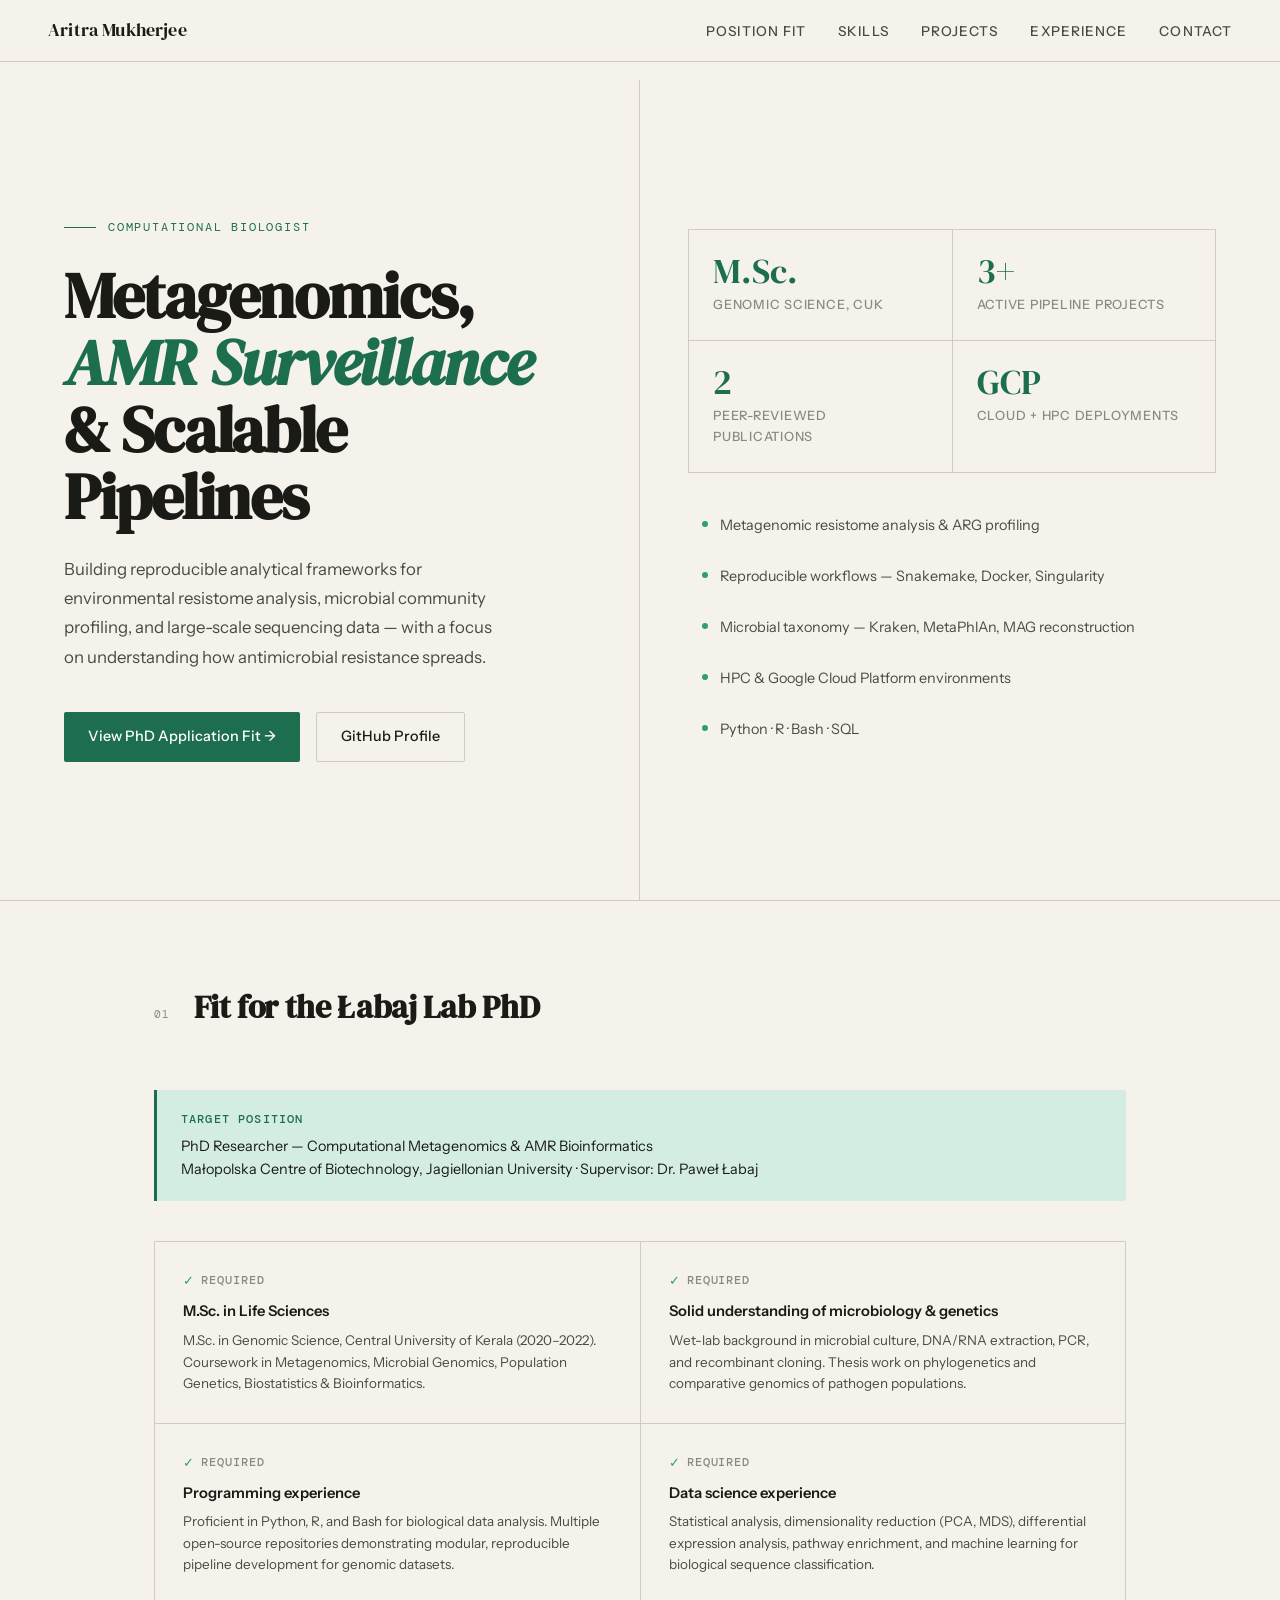
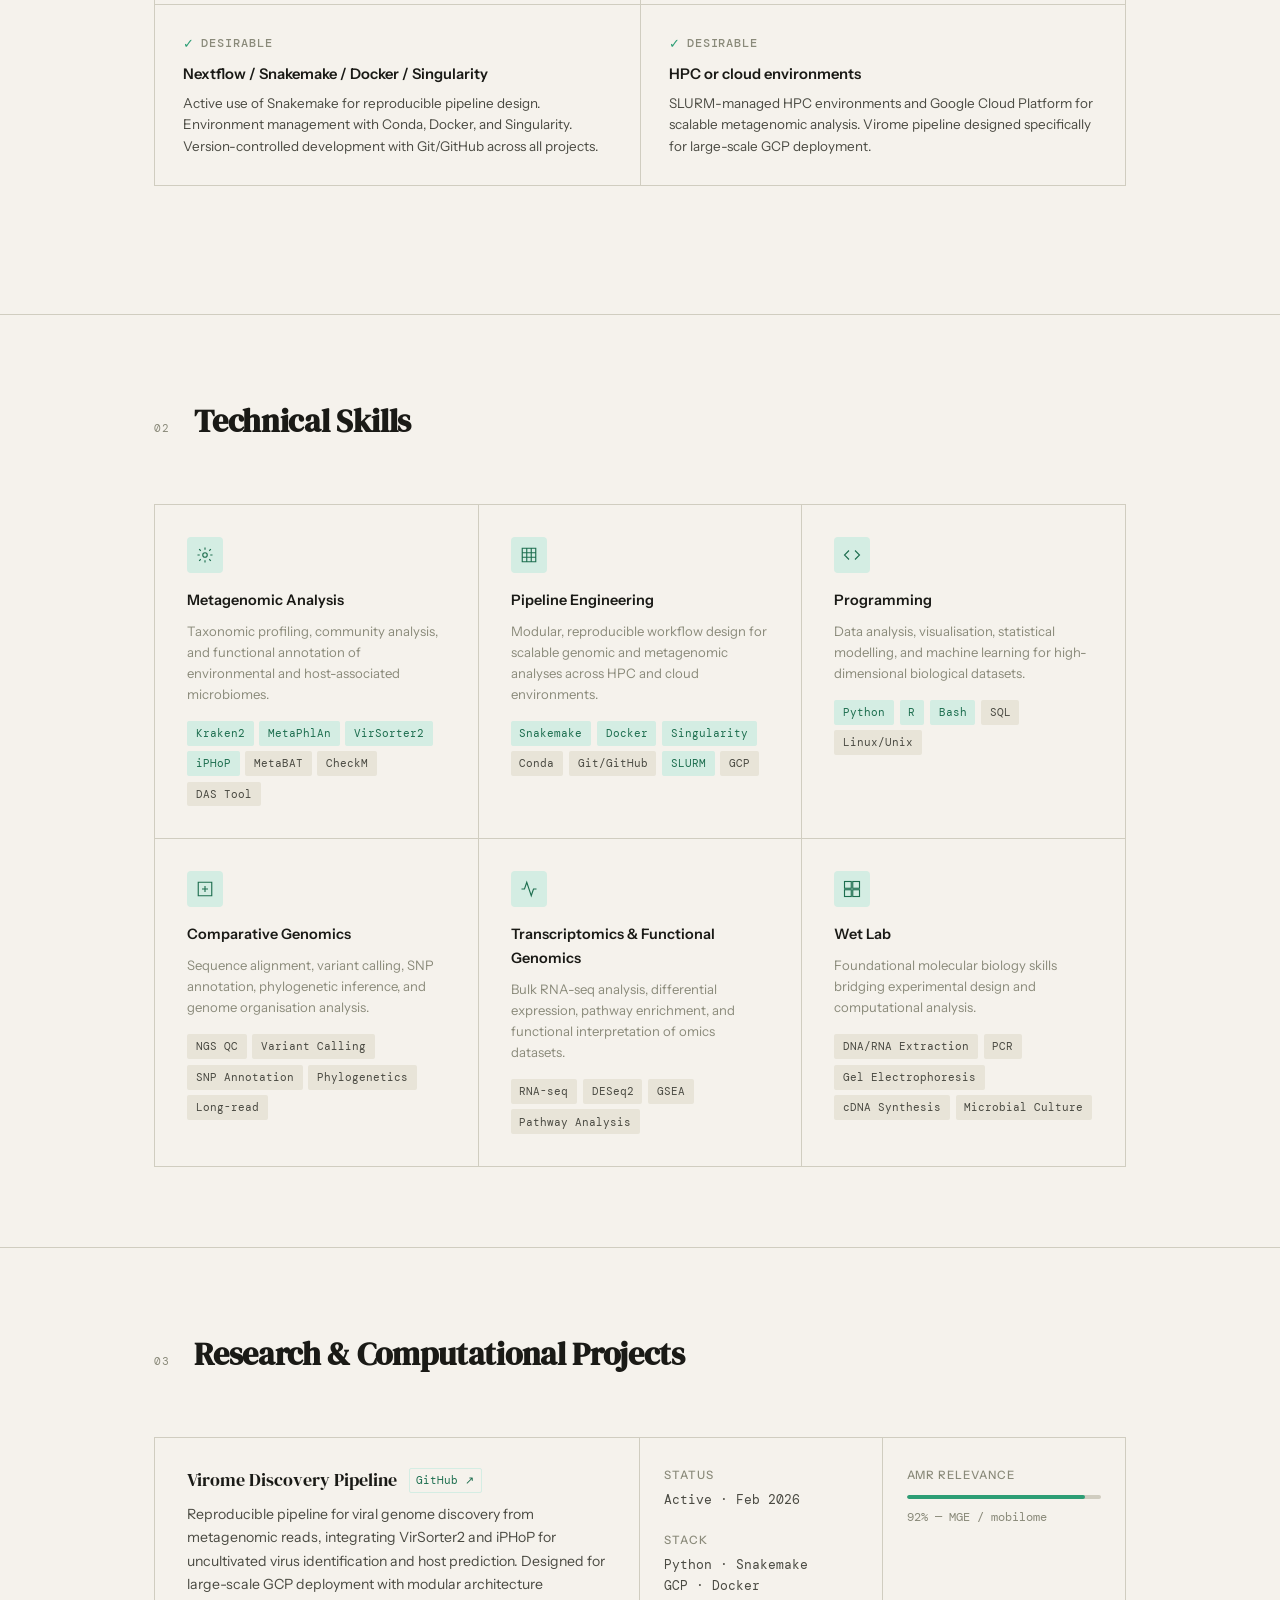
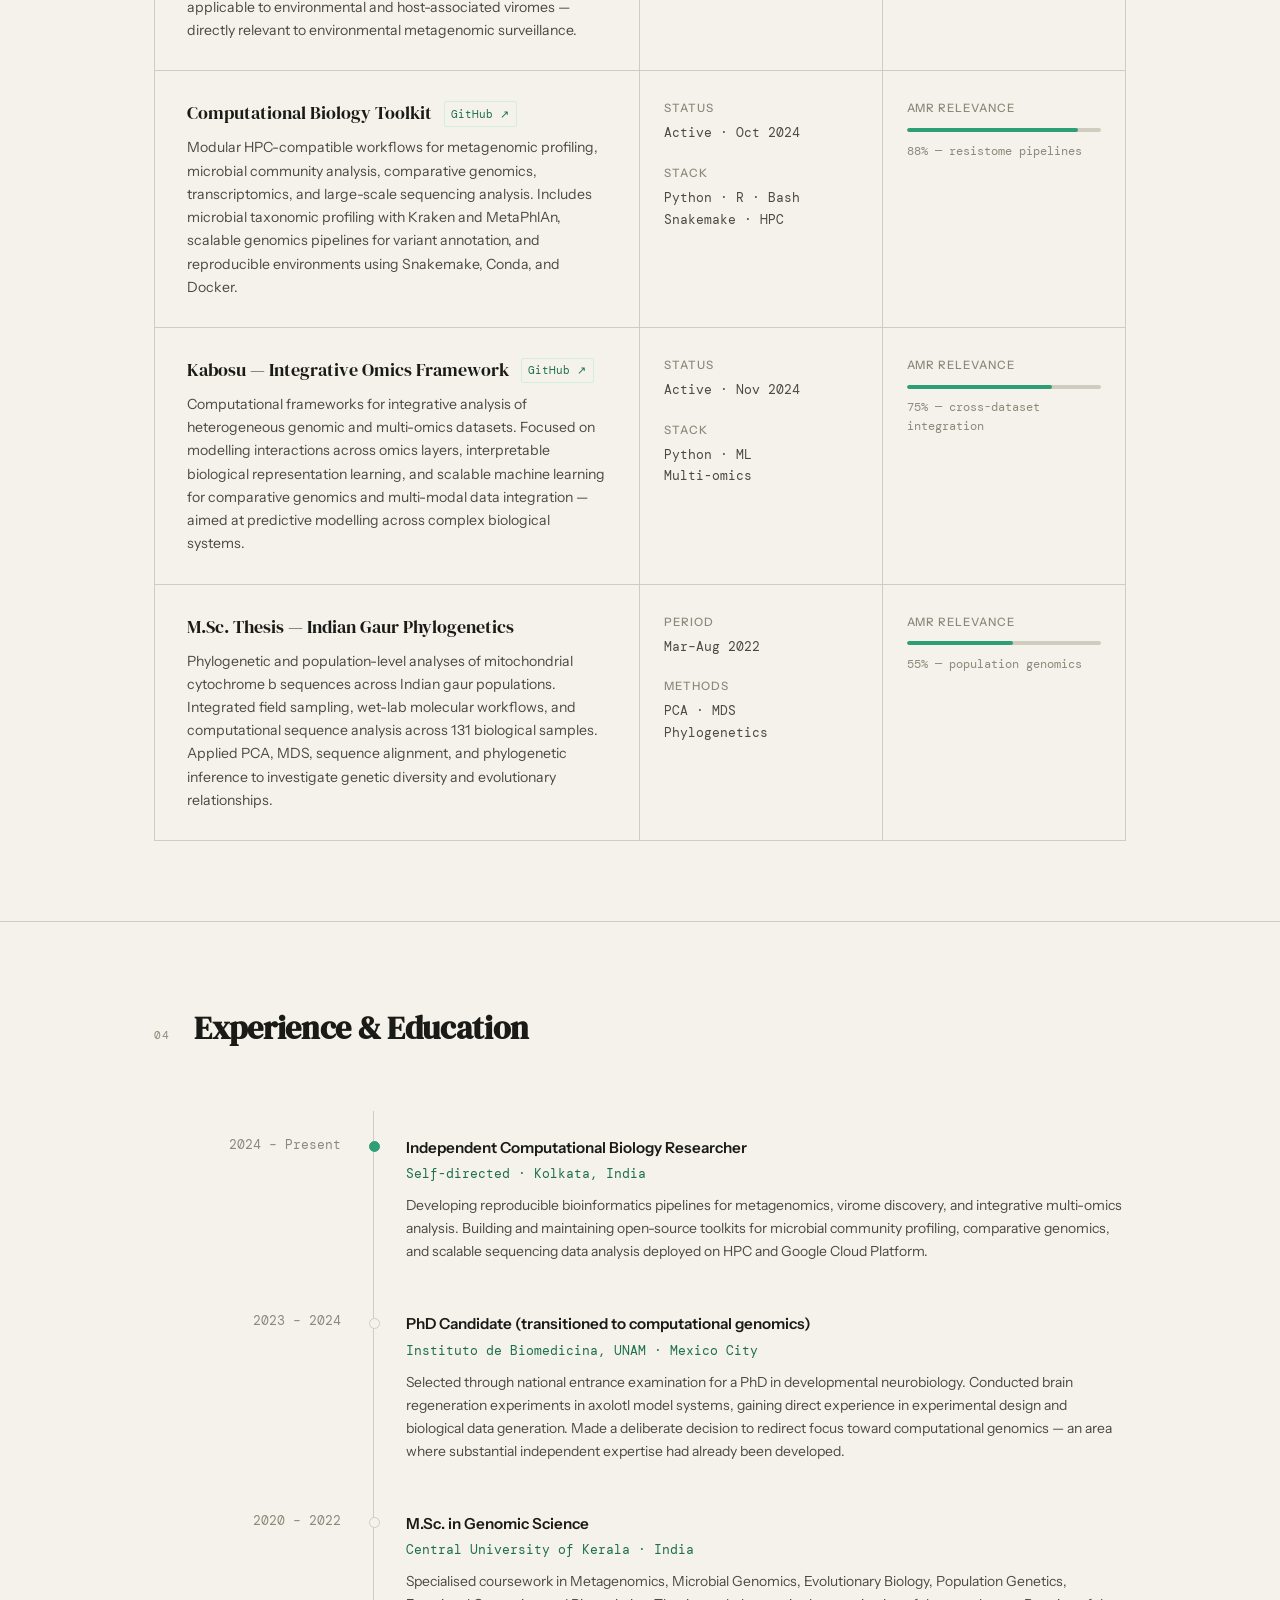
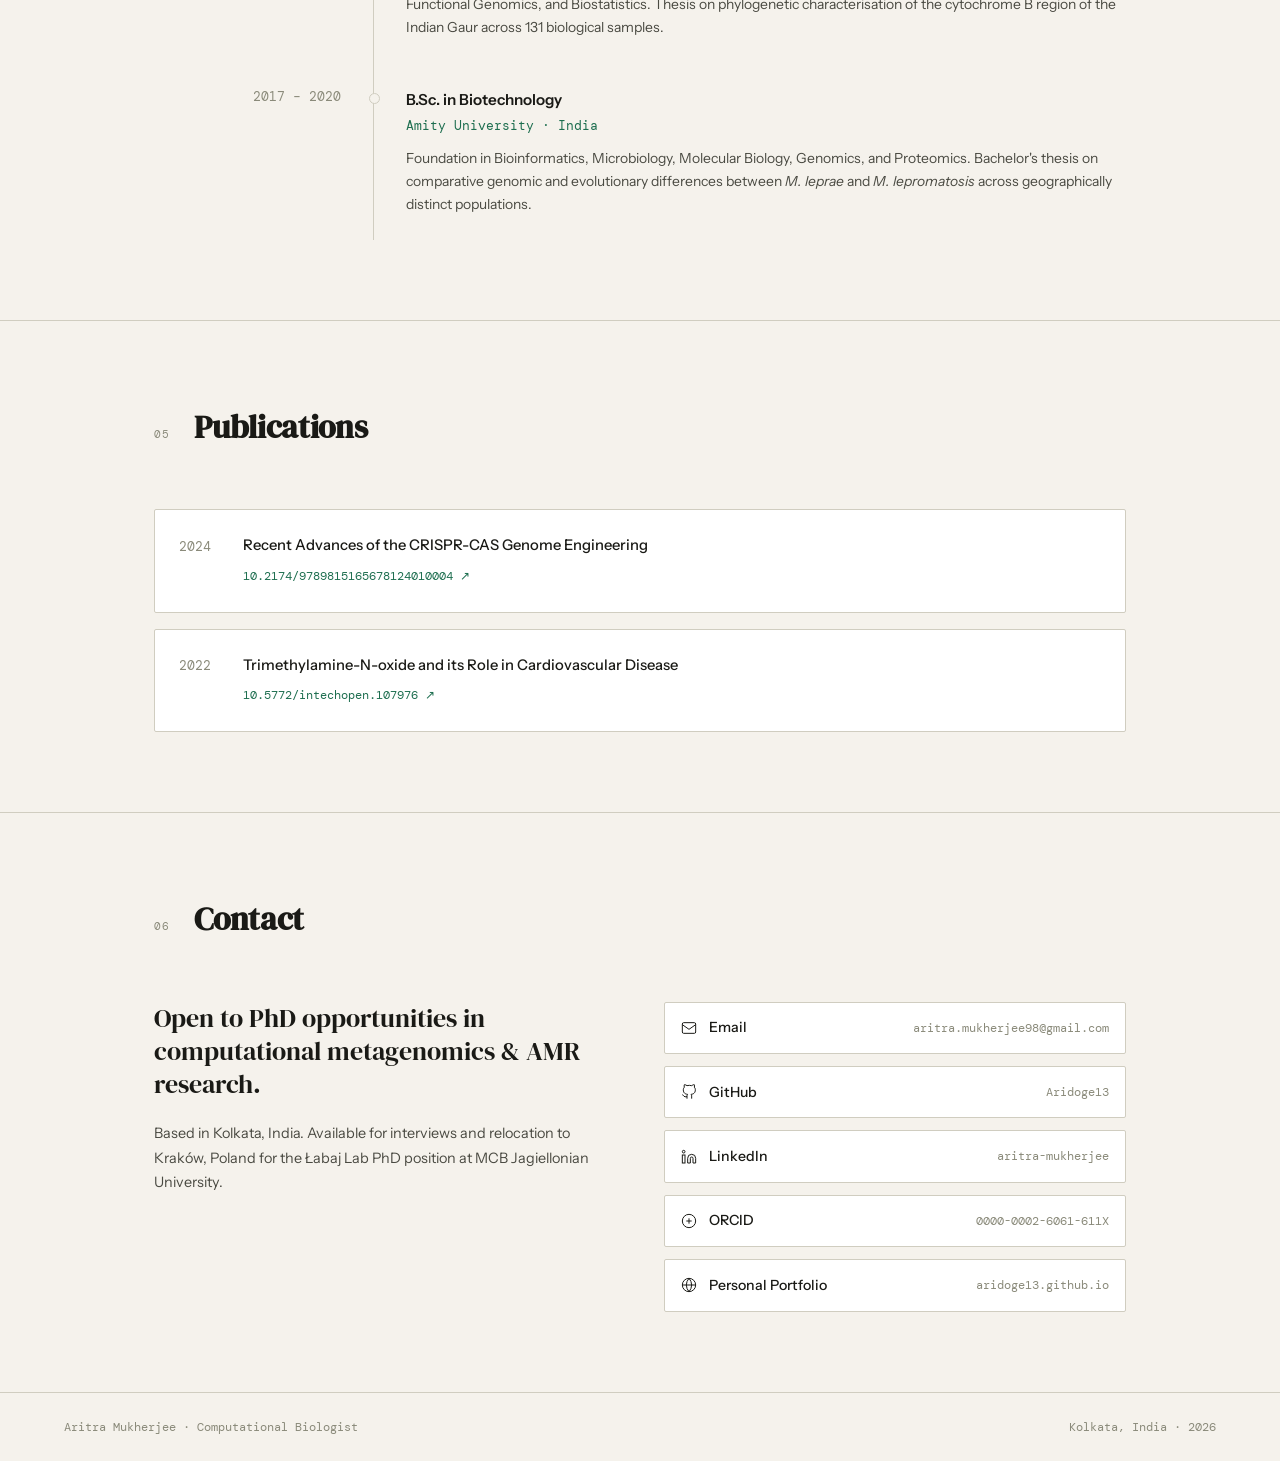
<file: portfolio/portfolio.html>
<!DOCTYPE html>
<html lang="en">
<head>
<meta charset="UTF-8">
<meta name="viewport" content="width=device-width, initial-scale=1.0">
<title>Aritra Mukherjee — Computational Biologist</title>
<link href="https://fonts.googleapis.com/css2?family=DM+Serif+Display:ital@0;1&family=DM+Mono:wght@400;500&family=Instrument+Sans:wght@400;500;600&display=swap" rel="stylesheet">
<style>
  :root {
    --bg: #f5f2ec;
    --bg2: #eceadf;
    --ink: #1a1a16;
    --ink2: #4a4a42;
    --ink3: #8a8a7a;
    --accent: #1d6e4f;
    --accent2: #2d9e75;
    --accent-light: #d4ede3;
    --rule: #d0cdc0;
    --tag-bg: #e8e4d8;
    --card: #ffffff;
  }

  * { margin: 0; padding: 0; box-sizing: border-box; }

  html { scroll-behavior: smooth; }

  body {
    background: var(--bg);
    color: var(--ink);
    font-family: 'Instrument Sans', sans-serif;
    font-size: 16px;
    line-height: 1.65;
    overflow-x: hidden;
  }

  /* NAV */
  nav {
    position: fixed;
    top: 0; left: 0; right: 0;
    z-index: 100;
    display: flex;
    align-items: center;
    justify-content: space-between;
    padding: 1rem 3rem;
    background: rgba(245, 242, 236, 0.92);
    backdrop-filter: blur(12px);
    border-bottom: 1px solid var(--rule);
  }

  .nav-name {
    font-family: 'DM Serif Display', serif;
    font-size: 1.1rem;
    letter-spacing: 0.01em;
    color: var(--ink);
    text-decoration: none;
  }

  .nav-links {
    display: flex;
    gap: 2rem;
    list-style: none;
  }

  .nav-links a {
    font-size: 0.85rem;
    font-weight: 500;
    letter-spacing: 0.08em;
    text-transform: uppercase;
    color: var(--ink2);
    text-decoration: none;
    transition: color 0.2s;
  }

  .nav-links a:hover { color: var(--accent); }

  /* HERO */
  .hero {
    min-height: 100vh;
    display: grid;
    grid-template-columns: 1fr 1fr;
    padding-top: 5rem;
  }

  .hero-left {
    display: flex;
    flex-direction: column;
    justify-content: center;
    padding: 4rem 3rem 4rem 4rem;
    border-right: 1px solid var(--rule);
  }

  .hero-eyebrow {
    font-family: 'DM Mono', monospace;
    font-size: 0.75rem;
    letter-spacing: 0.15em;
    text-transform: uppercase;
    color: var(--accent);
    margin-bottom: 1.5rem;
    display: flex;
    align-items: center;
    gap: 0.75rem;
  }

  .hero-eyebrow::before {
    content: '';
    display: inline-block;
    width: 2rem;
    height: 1px;
    background: var(--accent);
  }

  .hero-title {
    font-family: 'DM Serif Display', serif;
    font-size: clamp(2.8rem, 5vw, 4.5rem);
    line-height: 1.05;
    letter-spacing: -0.02em;
    color: var(--ink);
    margin-bottom: 1.5rem;
  }

  .hero-title em {
    font-style: italic;
    color: var(--accent);
  }

  .hero-desc {
    font-size: 1.05rem;
    color: var(--ink2);
    line-height: 1.75;
    max-width: 440px;
    margin-bottom: 2.5rem;
  }

  .hero-cta {
    display: flex;
    gap: 1rem;
    flex-wrap: wrap;
  }

  .btn-primary {
    display: inline-flex;
    align-items: center;
    gap: 0.5rem;
    padding: 0.75rem 1.5rem;
    background: var(--accent);
    color: #fff;
    text-decoration: none;
    font-weight: 500;
    font-size: 0.9rem;
    border-radius: 2px;
    transition: background 0.2s, transform 0.15s;
  }

  .btn-primary:hover { background: #155c41; transform: translateY(-1px); }

  .btn-secondary {
    display: inline-flex;
    align-items: center;
    gap: 0.5rem;
    padding: 0.75rem 1.5rem;
    background: transparent;
    color: var(--ink);
    text-decoration: none;
    font-weight: 500;
    font-size: 0.9rem;
    border: 1px solid var(--rule);
    border-radius: 2px;
    transition: border-color 0.2s, transform 0.15s;
  }

  .btn-secondary:hover { border-color: var(--accent); color: var(--accent); transform: translateY(-1px); }

  .hero-right {
    display: flex;
    flex-direction: column;
    justify-content: center;
    padding: 4rem 4rem 4rem 3rem;
    gap: 1.5rem;
  }

  .stat-grid {
    display: grid;
    grid-template-columns: 1fr 1fr;
    gap: 1px;
    background: var(--rule);
    border: 1px solid var(--rule);
    margin-bottom: 0.5rem;
  }

  .stat-cell {
    background: var(--bg);
    padding: 1.5rem;
  }

  .stat-number {
    font-family: 'DM Serif Display', serif;
    font-size: 2.2rem;
    color: var(--accent);
    line-height: 1;
    margin-bottom: 0.35rem;
  }

  .stat-label {
    font-size: 0.8rem;
    font-weight: 500;
    letter-spacing: 0.06em;
    text-transform: uppercase;
    color: var(--ink3);
  }

  .focus-list {
    list-style: none;
    display: flex;
    flex-direction: column;
    gap: 0.5rem;
  }

  .focus-list li {
    display: flex;
    align-items: flex-start;
    gap: 0.75rem;
    font-size: 0.9rem;
    color: var(--ink2);
    padding: 0.6rem 0.75rem;
    border-left: 2px solid transparent;
    transition: border-color 0.2s, background 0.2s;
  }

  .focus-list li:hover {
    border-left-color: var(--accent2);
    background: var(--accent-light);
    border-radius: 0 2px 2px 0;
  }

  .focus-dot {
    width: 6px;
    height: 6px;
    border-radius: 50%;
    background: var(--accent2);
    margin-top: 0.45rem;
    flex-shrink: 0;
  }

  /* SECTIONS */
  section {
    border-top: 1px solid var(--rule);
  }

  .section-inner {
    max-width: 1100px;
    margin: 0 auto;
    padding: 5rem 4rem;
  }

  .section-header {
    display: flex;
    align-items: baseline;
    gap: 1.5rem;
    margin-bottom: 3.5rem;
  }

  .section-number {
    font-family: 'DM Mono', monospace;
    font-size: 0.7rem;
    color: var(--ink3);
    letter-spacing: 0.1em;
  }

  .section-title {
    font-family: 'DM Serif Display', serif;
    font-size: 2rem;
    color: var(--ink);
    letter-spacing: -0.01em;
  }

  /* SKILLS */
  .skills-grid {
    display: grid;
    grid-template-columns: repeat(3, 1fr);
    gap: 1px;
    background: var(--rule);
    border: 1px solid var(--rule);
  }

  .skill-card {
    background: var(--bg);
    padding: 2rem;
    transition: background 0.2s;
  }

  .skill-card:hover { background: var(--card); }

  .skill-icon {
    width: 36px;
    height: 36px;
    background: var(--accent-light);
    border-radius: 4px;
    display: flex;
    align-items: center;
    justify-content: center;
    margin-bottom: 1rem;
  }

  .skill-icon svg { width: 18px; height: 18px; stroke: var(--accent); fill: none; stroke-width: 1.5; }

  .skill-name {
    font-weight: 600;
    font-size: 0.9rem;
    margin-bottom: 0.5rem;
    color: var(--ink);
  }

  .skill-desc {
    font-size: 0.82rem;
    color: var(--ink3);
    line-height: 1.6;
    margin-bottom: 1rem;
  }

  .tag-row {
    display: flex;
    flex-wrap: wrap;
    gap: 0.35rem;
  }

  .tag {
    font-family: 'DM Mono', monospace;
    font-size: 0.7rem;
    padding: 0.2rem 0.55rem;
    background: var(--tag-bg);
    color: var(--ink2);
    border-radius: 2px;
  }

  .tag.highlight {
    background: var(--accent-light);
    color: var(--accent);
  }

  /* PROJECTS */
  .projects-list {
    display: flex;
    flex-direction: column;
    gap: 0;
  }

  .project-row {
    display: grid;
    grid-template-columns: 2fr 1fr 1fr;
    gap: 0;
    border: 1px solid var(--rule);
    border-top: none;
    transition: background 0.2s;
  }

  .project-row:first-child { border-top: 1px solid var(--rule); }
  .project-row:hover { background: var(--card); }

  .project-main {
    padding: 1.75rem 2rem;
    border-right: 1px solid var(--rule);
  }

  .project-title-row {
    display: flex;
    align-items: center;
    gap: 0.75rem;
    margin-bottom: 0.5rem;
  }

  .project-name {
    font-family: 'DM Serif Display', serif;
    font-size: 1.1rem;
    color: var(--ink);
  }

  .project-link {
    font-family: 'DM Mono', monospace;
    font-size: 0.7rem;
    color: var(--accent);
    text-decoration: none;
    padding: 0.15rem 0.4rem;
    border: 1px solid var(--accent-light);
    border-radius: 2px;
    transition: background 0.2s;
  }

  .project-link:hover { background: var(--accent-light); }

  .project-desc {
    font-size: 0.88rem;
    color: var(--ink2);
    line-height: 1.65;
  }

  .project-meta {
    padding: 1.75rem 1.5rem;
    border-right: 1px solid var(--rule);
    display: flex;
    flex-direction: column;
    gap: 0.5rem;
  }

  .project-meta-label {
    font-size: 0.72rem;
    font-weight: 500;
    letter-spacing: 0.08em;
    text-transform: uppercase;
    color: var(--ink3);
    margin-bottom: 0.25rem;
  }

  .project-meta-value {
    font-size: 0.82rem;
    color: var(--ink2);
    font-family: 'DM Mono', monospace;
  }

  .project-relevance {
    padding: 1.75rem 1.5rem;
    display: flex;
    flex-direction: column;
    justify-content: flex-start;
    gap: 0.35rem;
  }

  .relevance-bar {
    height: 4px;
    background: var(--rule);
    border-radius: 2px;
    overflow: hidden;
    margin-bottom: 0.25rem;
  }

  .relevance-fill {
    height: 100%;
    background: var(--accent2);
    border-radius: 2px;
    transition: width 0.6s ease;
  }

  .relevance-label {
    font-size: 0.72rem;
    color: var(--ink3);
    font-family: 'DM Mono', monospace;
  }

  /* TIMELINE / EXPERIENCE */
  .timeline {
    display: grid;
    grid-template-columns: 220px 1fr;
    gap: 0;
  }

  .timeline-item {
    display: contents;
  }

  .timeline-date {
    padding: 1.5rem 2rem 1.5rem 0;
    border-right: 1px solid var(--rule);
    text-align: right;
  }

  .timeline-year {
    font-family: 'DM Mono', monospace;
    font-size: 0.8rem;
    color: var(--ink3);
    line-height: 1.5;
  }

  .timeline-content {
    padding: 1.5rem 0 1.5rem 2rem;
    border-bottom: 1px solid var(--rule);
    position: relative;
  }

  .timeline-content::before {
    content: '';
    position: absolute;
    left: -5px;
    top: 1.9rem;
    width: 9px;
    height: 9px;
    border-radius: 50%;
    background: var(--bg);
    border: 1.5px solid var(--rule);
  }

  .timeline-item:first-child .timeline-content::before {
    border-color: var(--accent2);
    background: var(--accent2);
  }

  .timeline-date:last-of-type,
  .timeline-content:last-of-type { border-bottom: none; }

  .timeline-role {
    font-weight: 600;
    font-size: 0.95rem;
    margin-bottom: 0.2rem;
    color: var(--ink);
  }

  .timeline-org {
    font-size: 0.82rem;
    color: var(--accent);
    margin-bottom: 0.6rem;
    font-family: 'DM Mono', monospace;
  }

  .timeline-body {
    font-size: 0.87rem;
    color: var(--ink2);
    line-height: 1.65;
  }

  /* PUBLICATIONS */
  .pubs-list {
    display: flex;
    flex-direction: column;
    gap: 1rem;
  }

  .pub-card {
    display: flex;
    gap: 1.5rem;
    padding: 1.5rem;
    border: 1px solid var(--rule);
    border-radius: 2px;
    background: var(--card);
    transition: border-color 0.2s;
  }

  .pub-card:hover { border-color: var(--accent2); }

  .pub-year {
    font-family: 'DM Mono', monospace;
    font-size: 0.8rem;
    color: var(--ink3);
    min-width: 40px;
    padding-top: 0.1rem;
  }

  .pub-title {
    font-weight: 500;
    font-size: 0.92rem;
    color: var(--ink);
    margin-bottom: 0.3rem;
    line-height: 1.5;
  }

  .pub-doi {
    font-family: 'DM Mono', monospace;
    font-size: 0.75rem;
    color: var(--accent);
    text-decoration: none;
  }

  .pub-doi:hover { text-decoration: underline; }

  /* CONTACT */
  .contact-grid {
    display: grid;
    grid-template-columns: 1fr 1fr;
    gap: 3rem;
    align-items: start;
  }

  .contact-intro {
    font-family: 'DM Serif Display', serif;
    font-size: 1.6rem;
    line-height: 1.3;
    color: var(--ink);
    margin-bottom: 1.25rem;
  }

  .contact-sub {
    font-size: 0.9rem;
    color: var(--ink2);
    line-height: 1.7;
  }

  .contact-links {
    display: flex;
    flex-direction: column;
    gap: 0.75rem;
  }

  .contact-link-row {
    display: flex;
    align-items: center;
    gap: 0.75rem;
    padding: 0.85rem 1rem;
    border: 1px solid var(--rule);
    background: var(--card);
    text-decoration: none;
    color: var(--ink);
    font-size: 0.88rem;
    transition: border-color 0.2s, background 0.2s;
    border-radius: 2px;
  }

  .contact-link-row:hover {
    border-color: var(--accent2);
    background: var(--accent-light);
  }

  .contact-link-label {
    font-weight: 500;
  }

  .contact-link-value {
    margin-left: auto;
    font-family: 'DM Mono', monospace;
    font-size: 0.78rem;
    color: var(--ink3);
  }

  /* FOOTER */
  footer {
    border-top: 1px solid var(--rule);
    padding: 1.5rem 4rem;
    display: flex;
    align-items: center;
    justify-content: space-between;
    font-size: 0.78rem;
    color: var(--ink3);
    font-family: 'DM Mono', monospace;
  }

  /* POSITION CALLOUT */
  .position-callout {
    margin: 0 0 2.5rem;
    padding: 1.25rem 1.5rem;
    background: var(--accent-light);
    border-left: 3px solid var(--accent);
    border-radius: 0 2px 2px 0;
  }

  .position-callout-label {
    font-size: 0.72rem;
    font-weight: 500;
    letter-spacing: 0.1em;
    text-transform: uppercase;
    color: var(--accent);
    margin-bottom: 0.4rem;
    font-family: 'DM Mono', monospace;
  }

  .position-callout-text {
    font-size: 0.9rem;
    color: var(--ink);
    line-height: 1.6;
  }

  /* AMR FIT SECTION */
  .fit-grid {
    display: grid;
    grid-template-columns: 1fr 1fr;
    gap: 1px;
    background: var(--rule);
    border: 1px solid var(--rule);
    margin-bottom: 3rem;
  }

  .fit-cell {
    background: var(--bg);
    padding: 1.75rem;
  }

  .fit-cell:hover { background: var(--card); }

  .fit-req {
    font-size: 0.72rem;
    font-weight: 500;
    letter-spacing: 0.08em;
    text-transform: uppercase;
    color: var(--ink3);
    margin-bottom: 0.5rem;
    font-family: 'DM Mono', monospace;
    display: flex;
    align-items: center;
    gap: 0.4rem;
  }

  .fit-req::before {
    content: '✓';
    color: var(--accent2);
    font-size: 0.8rem;
  }

  .fit-title {
    font-weight: 600;
    font-size: 0.92rem;
    color: var(--ink);
    margin-bottom: 0.4rem;
  }

  .fit-body {
    font-size: 0.84rem;
    color: var(--ink2);
    line-height: 1.6;
  }

  /* Responsive basics */
  @media (max-width: 860px) {
    nav { padding: 1rem 1.5rem; }
    .nav-links { display: none; }
    .hero { grid-template-columns: 1fr; }
    .hero-left { border-right: none; border-bottom: 1px solid var(--rule); padding: 3rem 1.5rem; }
    .hero-right { padding: 2rem 1.5rem; }
    .section-inner { padding: 3rem 1.5rem; }
    .skills-grid { grid-template-columns: 1fr; }
    .project-row { grid-template-columns: 1fr; }
    .project-meta, .project-relevance { border-right: none; border-top: 1px solid var(--rule); }
    .timeline { grid-template-columns: 1fr; }
    .timeline-date { border-right: none; text-align: left; padding: 1rem 0 0; }
    .timeline-content { padding: 0.5rem 0 1.5rem 0; border-bottom: 1px solid var(--rule); }
    .timeline-content::before { display: none; }
    .contact-grid { grid-template-columns: 1fr; }
    .fit-grid { grid-template-columns: 1fr; }
    footer { flex-direction: column; gap: 0.5rem; padding: 1.5rem; }
  }
</style>
</head>
<body>

<nav>
  <a href="#" class="nav-name">Aritra Mukherjee</a>
  <ul class="nav-links">
    <li><a href="#fit">Position Fit</a></li>
    <li><a href="#skills">Skills</a></li>
    <li><a href="#projects">Projects</a></li>
    <li><a href="#experience">Experience</a></li>
    <li><a href="#contact">Contact</a></li>
  </ul>
</nav>

<!-- HERO -->
<section class="hero" style="border-top: none;">
  <div class="hero-left">
    <div class="hero-eyebrow">Computational Biologist</div>
    <h1 class="hero-title">
      Metagenomics,<br>
      <em>AMR Surveillance</em><br>
      &amp; Scalable Pipelines
    </h1>
    <p class="hero-desc">
      Building reproducible analytical frameworks for environmental resistome analysis, microbial community profiling, and large-scale sequencing data — with a focus on understanding how antimicrobial resistance spreads.
    </p>
    <div class="hero-cta">
      <a href="#fit" class="btn-primary">View PhD Application Fit →</a>
      <a href="https://github.com/Aridoge13" class="btn-secondary" target="_blank">GitHub Profile</a>
    </div>
  </div>
  <div class="hero-right">
    <div class="stat-grid">
      <div class="stat-cell">
        <div class="stat-number">M.Sc.</div>
        <div class="stat-label">Genomic Science, CUK</div>
      </div>
      <div class="stat-cell">
        <div class="stat-number">3+</div>
        <div class="stat-label">Active Pipeline Projects</div>
      </div>
      <div class="stat-cell">
        <div class="stat-number">2</div>
        <div class="stat-label">Peer-Reviewed Publications</div>
      </div>
      <div class="stat-cell">
        <div class="stat-number">GCP</div>
        <div class="stat-label">Cloud + HPC Deployments</div>
      </div>
    </div>
    <ul class="focus-list">
      <li><span class="focus-dot"></span>Metagenomic resistome analysis &amp; ARG profiling</li>
      <li><span class="focus-dot"></span>Reproducible workflows — Snakemake, Docker, Singularity</li>
      <li><span class="focus-dot"></span>Microbial taxonomy — Kraken, MetaPhlAn, MAG reconstruction</li>
      <li><span class="focus-dot"></span>HPC &amp; Google Cloud Platform environments</li>
      <li><span class="focus-dot"></span>Python · R · Bash · SQL</li>
    </ul>
  </div>
</section>

<!-- FIT FOR POSITION -->
<section id="fit">
  <div class="section-inner">
    <div class="section-header">
      <span class="section-number">01</span>
      <h2 class="section-title">Fit for the Łabaj Lab PhD</h2>
    </div>

    <div class="position-callout">
      <div class="position-callout-label">Target Position</div>
      <div class="position-callout-text">PhD Researcher — Computational Metagenomics &amp; AMR Bioinformatics<br>
      Małopolska Centre of Biotechnology, Jagiellonian University · Supervisor: Dr. Paweł Łabaj</div>
    </div>

    <div class="fit-grid">
      <div class="fit-cell">
        <div class="fit-req">Required</div>
        <div class="fit-title">M.Sc. in Life Sciences</div>
        <div class="fit-body">M.Sc. in Genomic Science, Central University of Kerala (2020–2022). Coursework in Metagenomics, Microbial Genomics, Population Genetics, Biostatistics &amp; Bioinformatics.</div>
      </div>
      <div class="fit-cell">
        <div class="fit-req">Required</div>
        <div class="fit-title">Solid understanding of microbiology &amp; genetics</div>
        <div class="fit-body">Wet-lab background in microbial culture, DNA/RNA extraction, PCR, and recombinant cloning. Thesis work on phylogenetics and comparative genomics of pathogen populations.</div>
      </div>
      <div class="fit-cell">
        <div class="fit-req">Required</div>
        <div class="fit-title">Programming experience</div>
        <div class="fit-body">Proficient in Python, R, and Bash for biological data analysis. Multiple open-source repositories demonstrating modular, reproducible pipeline development for genomic datasets.</div>
      </div>
      <div class="fit-cell">
        <div class="fit-req">Required</div>
        <div class="fit-title">Data science experience</div>
        <div class="fit-body">Statistical analysis, dimensionality reduction (PCA, MDS), differential expression analysis, pathway enrichment, and machine learning for biological sequence classification.</div>
      </div>
      <div class="fit-cell">
        <div class="fit-req">Desirable</div>
        <div class="fit-title">Nextflow / Snakemake / Docker / Singularity</div>
        <div class="fit-body">Active use of Snakemake for reproducible pipeline design. Environment management with Conda, Docker, and Singularity. Version-controlled development with Git/GitHub across all projects.</div>
      </div>
      <div class="fit-cell">
        <div class="fit-req">Desirable</div>
        <div class="fit-title">HPC or cloud environments</div>
        <div class="fit-body">SLURM-managed HPC environments and Google Cloud Platform for scalable metagenomic analysis. Virome pipeline designed specifically for large-scale GCP deployment.</div>
      </div>
    </div>
  </div>
</section>

<!-- SKILLS -->
<section id="skills">
  <div class="section-inner">
    <div class="section-header">
      <span class="section-number">02</span>
      <h2 class="section-title">Technical Skills</h2>
    </div>

    <div class="skills-grid">
      <div class="skill-card">
        <div class="skill-icon">
          <svg viewBox="0 0 24 24"><circle cx="12" cy="12" r="3"/><path d="M12 2v3M12 19v3M4.22 4.22l2.12 2.12M17.66 17.66l2.12 2.12M2 12h3M19 12h3M4.22 19.78l2.12-2.12M17.66 6.34l2.12-2.12"/></svg>
        </div>
        <div class="skill-name">Metagenomic Analysis</div>
        <div class="skill-desc">Taxonomic profiling, community analysis, and functional annotation of environmental and host-associated microbiomes.</div>
        <div class="tag-row">
          <span class="tag highlight">Kraken2</span>
          <span class="tag highlight">MetaPhlAn</span>
          <span class="tag highlight">VirSorter2</span>
          <span class="tag highlight">iPHoP</span>
          <span class="tag">MetaBAT</span>
          <span class="tag">CheckM</span>
          <span class="tag">DAS Tool</span>
        </div>
      </div>
      <div class="skill-card">
        <div class="skill-icon">
          <svg viewBox="0 0 24 24"><path d="M3 3h18v18H3zM9 3v18M15 3v18M3 9h18M3 15h18"/></svg>
        </div>
        <div class="skill-name">Pipeline Engineering</div>
        <div class="skill-desc">Modular, reproducible workflow design for scalable genomic and metagenomic analyses across HPC and cloud environments.</div>
        <div class="tag-row">
          <span class="tag highlight">Snakemake</span>
          <span class="tag highlight">Docker</span>
          <span class="tag highlight">Singularity</span>
          <span class="tag">Conda</span>
          <span class="tag">Git/GitHub</span>
          <span class="tag highlight">SLURM</span>
          <span class="tag">GCP</span>
        </div>
      </div>
      <div class="skill-card">
        <div class="skill-icon">
          <svg viewBox="0 0 24 24"><polyline points="16 18 22 12 16 6"/><polyline points="8 6 2 12 8 18"/></svg>
        </div>
        <div class="skill-name">Programming</div>
        <div class="skill-desc">Data analysis, visualisation, statistical modelling, and machine learning for high-dimensional biological datasets.</div>
        <div class="tag-row">
          <span class="tag highlight">Python</span>
          <span class="tag highlight">R</span>
          <span class="tag highlight">Bash</span>
          <span class="tag">SQL</span>
          <span class="tag">Linux/Unix</span>
        </div>
      </div>
      <div class="skill-card">
        <div class="skill-icon">
          <svg viewBox="0 0 24 24"><path d="M21 3H3v18h18V3zM12 8v8M8 12h8"/></svg>
        </div>
        <div class="skill-name">Comparative Genomics</div>
        <div class="skill-desc">Sequence alignment, variant calling, SNP annotation, phylogenetic inference, and genome organisation analysis.</div>
        <div class="tag-row">
          <span class="tag">NGS QC</span>
          <span class="tag">Variant Calling</span>
          <span class="tag">SNP Annotation</span>
          <span class="tag">Phylogenetics</span>
          <span class="tag">Long-read</span>
        </div>
      </div>
      <div class="skill-card">
        <div class="skill-icon">
          <svg viewBox="0 0 24 24"><path d="M22 12h-4l-3 9L9 3l-3 9H2"/></svg>
        </div>
        <div class="skill-name">Transcriptomics &amp; Functional Genomics</div>
        <div class="skill-desc">Bulk RNA-seq analysis, differential expression, pathway enrichment, and functional interpretation of omics datasets.</div>
        <div class="tag-row">
          <span class="tag">RNA-seq</span>
          <span class="tag">DESeq2</span>
          <span class="tag">GSEA</span>
          <span class="tag">Pathway Analysis</span>
        </div>
      </div>
      <div class="skill-card">
        <div class="skill-icon">
          <svg viewBox="0 0 24 24"><rect x="2" y="2" width="9" height="9"/><rect x="13" y="2" width="9" height="9"/><rect x="2" y="13" width="9" height="9"/><rect x="13" y="13" width="9" height="9"/></svg>
        </div>
        <div class="skill-name">Wet Lab</div>
        <div class="skill-desc">Foundational molecular biology skills bridging experimental design and computational analysis.</div>
        <div class="tag-row">
          <span class="tag">DNA/RNA Extraction</span>
          <span class="tag">PCR</span>
          <span class="tag">Gel Electrophoresis</span>
          <span class="tag">cDNA Synthesis</span>
          <span class="tag">Microbial Culture</span>
        </div>
      </div>
    </div>
  </div>
</section>

<!-- PROJECTS -->
<section id="projects">
  <div class="section-inner">
    <div class="section-header">
      <span class="section-number">03</span>
      <h2 class="section-title">Research &amp; Computational Projects</h2>
    </div>

    <div class="projects-list">
      <div class="project-row">
        <div class="project-main">
          <div class="project-title-row">
            <div class="project-name">Virome Discovery Pipeline</div>
            <a href="https://github.com/Aridoge13/Viromics" class="project-link" target="_blank">GitHub ↗</a>
          </div>
          <p class="project-desc">Reproducible pipeline for viral genome discovery from metagenomic reads, integrating VirSorter2 and iPHoP for uncultivated virus identification and host prediction. Designed for large-scale GCP deployment with modular architecture applicable to environmental and host-associated viromes — directly relevant to environmental metagenomic surveillance.</p>
        </div>
        <div class="project-meta">
          <div>
            <div class="project-meta-label">Status</div>
            <div class="project-meta-value">Active · Feb 2026</div>
          </div>
          <div style="margin-top:0.75rem;">
            <div class="project-meta-label">Stack</div>
            <div class="project-meta-value">Python · Snakemake<br>GCP · Docker</div>
          </div>
        </div>
        <div class="project-relevance">
          <div class="project-meta-label">AMR Relevance</div>
          <div class="relevance-bar"><div class="relevance-fill" style="width: 92%"></div></div>
          <div class="relevance-label">92% — MGE / mobilome</div>
        </div>
      </div>

      <div class="project-row">
        <div class="project-main">
          <div class="project-title-row">
            <div class="project-name">Computational Biology Toolkit</div>
            <a href="https://github.com/Aridoge13/Computational_Biology" class="project-link" target="_blank">GitHub ↗</a>
          </div>
          <p class="project-desc">Modular HPC-compatible workflows for metagenomic profiling, microbial community analysis, comparative genomics, transcriptomics, and large-scale sequencing analysis. Includes microbial taxonomic profiling with Kraken and MetaPhlAn, scalable genomics pipelines for variant annotation, and reproducible environments using Snakemake, Conda, and Docker.</p>
        </div>
        <div class="project-meta">
          <div>
            <div class="project-meta-label">Status</div>
            <div class="project-meta-value">Active · Oct 2024</div>
          </div>
          <div style="margin-top:0.75rem;">
            <div class="project-meta-label">Stack</div>
            <div class="project-meta-value">Python · R · Bash<br>Snakemake · HPC</div>
          </div>
        </div>
        <div class="project-relevance">
          <div class="project-meta-label">AMR Relevance</div>
          <div class="relevance-bar"><div class="relevance-fill" style="width: 88%"></div></div>
          <div class="relevance-label">88% — resistome pipelines</div>
        </div>
      </div>

      <div class="project-row">
        <div class="project-main">
          <div class="project-title-row">
            <div class="project-name">Kabosu — Integrative Omics Framework</div>
            <a href="https://github.com/Aridoge13/Kabosu" class="project-link" target="_blank">GitHub ↗</a>
          </div>
          <p class="project-desc">Computational frameworks for integrative analysis of heterogeneous genomic and multi-omics datasets. Focused on modelling interactions across omics layers, interpretable biological representation learning, and scalable machine learning for comparative genomics and multi-modal data integration — aimed at predictive modelling across complex biological systems.</p>
        </div>
        <div class="project-meta">
          <div>
            <div class="project-meta-label">Status</div>
            <div class="project-meta-value">Active · Nov 2024</div>
          </div>
          <div style="margin-top:0.75rem;">
            <div class="project-meta-label">Stack</div>
            <div class="project-meta-value">Python · ML<br>Multi-omics</div>
          </div>
        </div>
        <div class="project-relevance">
          <div class="project-meta-label">AMR Relevance</div>
          <div class="relevance-bar"><div class="relevance-fill" style="width: 75%"></div></div>
          <div class="relevance-label">75% — cross-dataset integration</div>
        </div>
      </div>

      <div class="project-row">
        <div class="project-main">
          <div class="project-title-row">
            <div class="project-name">M.Sc. Thesis — Indian Gaur Phylogenetics</div>
          </div>
          <p class="project-desc">Phylogenetic and population-level analyses of mitochondrial cytochrome b sequences across Indian gaur populations. Integrated field sampling, wet-lab molecular workflows, and computational sequence analysis across 131 biological samples. Applied PCA, MDS, sequence alignment, and phylogenetic inference to investigate genetic diversity and evolutionary relationships.</p>
        </div>
        <div class="project-meta">
          <div>
            <div class="project-meta-label">Period</div>
            <div class="project-meta-value">Mar–Aug 2022</div>
          </div>
          <div style="margin-top:0.75rem;">
            <div class="project-meta-label">Methods</div>
            <div class="project-meta-value">PCA · MDS<br>Phylogenetics</div>
          </div>
        </div>
        <div class="project-relevance">
          <div class="project-meta-label">AMR Relevance</div>
          <div class="relevance-bar"><div class="relevance-fill" style="width: 55%"></div></div>
          <div class="relevance-label">55% — population genomics</div>
        </div>
      </div>
    </div>
  </div>
</section>

<!-- EXPERIENCE & EDUCATION -->
<section id="experience">
  <div class="section-inner">
    <div class="section-header">
      <span class="section-number">04</span>
      <h2 class="section-title">Experience &amp; Education</h2>
    </div>

    <div class="timeline">
      <div class="timeline-item">
        <div class="timeline-date">
          <div class="timeline-year">2024 – Present</div>
        </div>
        <div class="timeline-content">
          <div class="timeline-role">Independent Computational Biology Researcher</div>
          <div class="timeline-org">Self-directed · Kolkata, India</div>
          <div class="timeline-body">Developing reproducible bioinformatics pipelines for metagenomics, virome discovery, and integrative multi-omics analysis. Building and maintaining open-source toolkits for microbial community profiling, comparative genomics, and scalable sequencing data analysis deployed on HPC and Google Cloud Platform.</div>
        </div>
      </div>
      <div class="timeline-item">
        <div class="timeline-date">
          <div class="timeline-year">2023 – 2024</div>
        </div>
        <div class="timeline-content">
          <div class="timeline-role">PhD Candidate (transitioned to computational genomics)</div>
          <div class="timeline-org">Instituto de Biomedicina, UNAM · Mexico City</div>
          <div class="timeline-body">Selected through national entrance examination for a PhD in developmental neurobiology. Conducted brain regeneration experiments in axolotl model systems, gaining direct experience in experimental design and biological data generation. Made a deliberate decision to redirect focus toward computational genomics — an area where substantial independent expertise had already been developed.</div>
        </div>
      </div>
      <div class="timeline-item">
        <div class="timeline-date">
          <div class="timeline-year">2020 – 2022</div>
        </div>
        <div class="timeline-content">
          <div class="timeline-role">M.Sc. in Genomic Science</div>
          <div class="timeline-org">Central University of Kerala · India</div>
          <div class="timeline-body">Specialised coursework in Metagenomics, Microbial Genomics, Evolutionary Biology, Population Genetics, Functional Genomics, and Biostatistics. Thesis on phylogenetic characterisation of the cytochrome B region of the Indian Gaur across 131 biological samples.</div>
        </div>
      </div>
      <div class="timeline-item">
        <div class="timeline-date">
          <div class="timeline-year">2017 – 2020</div>
        </div>
        <div class="timeline-content">
          <div class="timeline-role">B.Sc. in Biotechnology</div>
          <div class="timeline-org">Amity University · India</div>
          <div class="timeline-body">Foundation in Bioinformatics, Microbiology, Molecular Biology, Genomics, and Proteomics. Bachelor's thesis on comparative genomic and evolutionary differences between <em>M. leprae</em> and <em>M. lepromatosis</em> across geographically distinct populations.</div>
        </div>
      </div>
    </div>
  </div>
</section>

<!-- PUBLICATIONS -->
<section id="publications">
  <div class="section-inner">
    <div class="section-header">
      <span class="section-number">05</span>
      <h2 class="section-title">Publications</h2>
    </div>

    <div class="pubs-list">
      <div class="pub-card">
        <div class="pub-year">2024</div>
        <div>
          <div class="pub-title">Recent Advances of the CRISPR-CAS Genome Engineering</div>
          <a href="https://doi.org/10.2174/9789815165678124010004" class="pub-doi" target="_blank">10.2174/9789815165678124010004 ↗</a>
        </div>
      </div>
      <div class="pub-card">
        <div class="pub-year">2022</div>
        <div>
          <div class="pub-title">Trimethylamine-N-oxide and its Role in Cardiovascular Disease</div>
          <a href="https://doi.org/10.5772/intechopen.107976" class="pub-doi" target="_blank">10.5772/intechopen.107976 ↗</a>
        </div>
      </div>
    </div>
  </div>
</section>

<!-- CONTACT -->
<section id="contact">
  <div class="section-inner">
    <div class="section-header">
      <span class="section-number">06</span>
      <h2 class="section-title">Contact</h2>
    </div>

    <div class="contact-grid">
      <div>
        <p class="contact-intro">Open to PhD opportunities in computational metagenomics &amp; AMR research.</p>
        <p class="contact-sub">Based in Kolkata, India. Available for interviews and relocation to Kraków, Poland for the Łabaj Lab PhD position at MCB Jagiellonian University.</p>
      </div>
      <div class="contact-links">
        <a href="mailto:aritra.mukherjee98@gmail.com" class="contact-link-row">
          <svg width="16" height="16" viewBox="0 0 24 24" fill="none" stroke="currentColor" stroke-width="1.5"><rect x="2" y="4" width="20" height="16" rx="2"/><path d="m2 7 10 7 10-7"/></svg>
          <span class="contact-link-label">Email</span>
          <span class="contact-link-value">aritra.mukherjee98@gmail.com</span>
        </a>
        <a href="https://github.com/Aridoge13" class="contact-link-row" target="_blank">
          <svg width="16" height="16" viewBox="0 0 24 24" fill="none" stroke="currentColor" stroke-width="1.5"><path d="M9 19c-5 1.5-5-2.5-7-3m14 6v-3.87a3.37 3.37 0 0 0-.94-2.61c3.14-.35 6.44-1.54 6.44-7A5.44 5.44 0 0 0 20 4.77 5.07 5.07 0 0 0 19.91 1S18.73.65 16 2.48a13.38 13.38 0 0 0-7 0C6.27.65 5.09 1 5.09 1A5.07 5.07 0 0 0 5 4.77a5.44 5.44 0 0 0-1.5 3.78c0 5.42 3.3 6.61 6.44 7A3.37 3.37 0 0 0 9 18.13V22"/></svg>
          <span class="contact-link-label">GitHub</span>
          <span class="contact-link-value">Aridoge13</span>
        </a>
        <a href="https://www.linkedin.com/in/aritra-mukherjee-82b070125" class="contact-link-row" target="_blank">
          <svg width="16" height="16" viewBox="0 0 24 24" fill="none" stroke="currentColor" stroke-width="1.5"><path d="M16 8a6 6 0 0 1 6 6v7h-4v-7a2 2 0 0 0-2-2 2 2 0 0 0-2 2v7h-4v-7a6 6 0 0 1 6-6z"/><rect x="2" y="9" width="4" height="12"/><circle cx="4" cy="4" r="2"/></svg>
          <span class="contact-link-label">LinkedIn</span>
          <span class="contact-link-value">aritra-mukherjee</span>
        </a>
        <a href="https://orcid.org/0000-0002-6061-611X" class="contact-link-row" target="_blank">
          <svg width="16" height="16" viewBox="0 0 24 24" fill="none" stroke="currentColor" stroke-width="1.5"><circle cx="12" cy="12" r="10"/><path d="M8 12h8M12 8v8"/></svg>
          <span class="contact-link-label">ORCID</span>
          <span class="contact-link-value">0000-0002-6061-611X</span>
        </a>
        <a href="https://aridoge13.github.io/" class="contact-link-row" target="_blank">
          <svg width="16" height="16" viewBox="0 0 24 24" fill="none" stroke="currentColor" stroke-width="1.5"><circle cx="12" cy="12" r="10"/><path d="M2 12h20M12 2a15.3 15.3 0 0 1 4 10 15.3 15.3 0 0 1-4 10 15.3 15.3 0 0 1-4-10 15.3 15.3 0 0 1 4-10z"/></svg>
          <span class="contact-link-label">Personal Portfolio</span>
          <span class="contact-link-value">aridoge13.github.io</span>
        </a>
      </div>
    </div>
  </div>
</section>

<footer>
  <span>Aritra Mukherjee · Computational Biologist</span>
  <span>Kolkata, India · 2026</span>
</footer>

</body>
</html>
</file>
